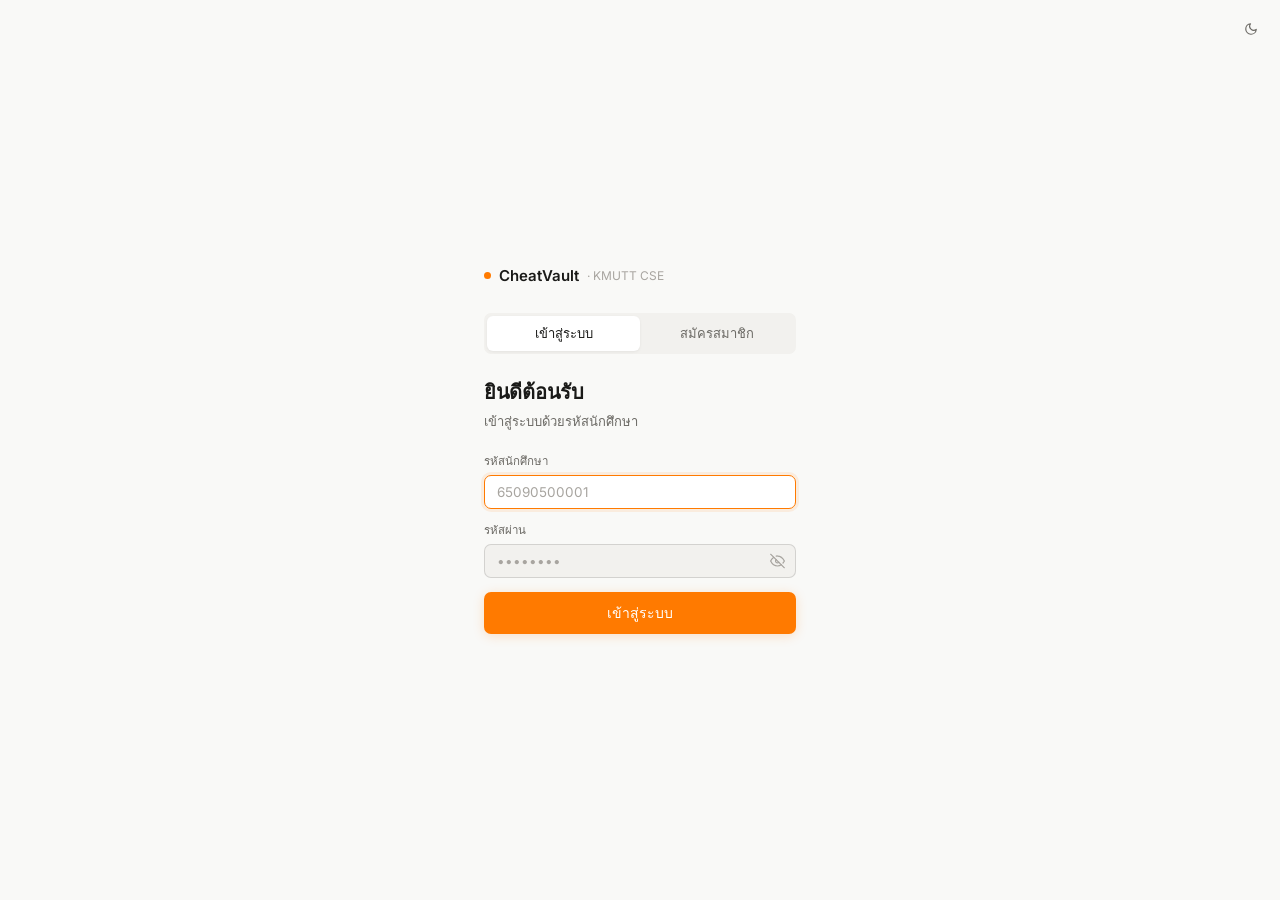
<file: index.html>
<!DOCTYPE html><html><head><meta charset="UTF-8"/><script>try{const s=JSON.parse(localStorage.getItem("cv_session")||"null");if(s&&Date.now()<s.expiresAt)window.location.replace(s.role==="senior"?"/admin.html":"/dashboard.html");}catch{}window.location.replace("/login.html");</script></head><body></body></html>
</file>
<file: public/css/style.css>
/* =============================================
   style-v2.css — Minimal Redesign
   CheatVault KMUTT | Clean & Consistent
   ============================================= */

@import url('https://fonts.googleapis.com/css2?family=Inter:wght@300;400;500;600;700&family=JetBrains+Mono:wght@400;500&display=swap');

/* ── Variables ──────────────────────────────── */
:root {
  --accent:       #FF7A00;
  --accent-light: rgba(255,122,0,0.08);
  --accent-hover: #E86D00;

  --bg:           #F9F9F7;
  --bg-2:         #F2F1EE;
  --surface:      #FFFFFF;
  --border:       rgba(0,0,0,0.08);
  --border-2:     rgba(0,0,0,0.13);

  --text-1:       #1A1A18;
  --text-2:       #6B6964;
  --text-3:       #A8A5A0;

  --shadow-sm:    0 1px 3px rgba(0,0,0,0.06);
  --shadow-md:    0 4px 16px rgba(0,0,0,0.07);
  --shadow-lg:    0 12px 36px rgba(0,0,0,0.10);

  --sidebar-w:    220px;
  --navbar-h:     52px;
  --r:            10px;
  --r-sm:         7px;
  --r-lg:         14px;

  --ease:         cubic-bezier(0.16, 1, 0.3, 1);
  --t:            200ms;
}

[data-theme="dark"] {
  --bg:           #111110;
  --bg-2:         #1A1A18;
  --surface:      #1C1C1A;
  --border:       rgba(255,255,255,0.07);
  --border-2:     rgba(255,255,255,0.13);
  --text-1:       #EEECEA;
  --text-2:       #9C9A94;
  --text-3:       #6B6964;
  --shadow-sm:    0 1px 3px rgba(0,0,0,0.25);
  --shadow-md:    0 4px 16px rgba(0,0,0,0.30);
  --shadow-lg:    0 12px 36px rgba(0,0,0,0.40);
}

/* ── Reset ──────────────────────────────────── */
*, *::before, *::after { box-sizing: border-box; margin: 0; padding: 0; }
html { -webkit-font-smoothing: antialiased; }
body {
  font-family: 'Inter', sans-serif;
  background: var(--bg);
  color: var(--text-1);
  min-height: 100vh;
  font-size: 14px;
  transition: background var(--t) var(--ease), color var(--t) var(--ease);
}
a { color: inherit; text-decoration: none; }
button { cursor: pointer; border: none; background: none; font-family: inherit; font-size: inherit; }
input, select, textarea { font-family: inherit; font-size: inherit; }
ul { list-style: none; }
img { display: block; max-width: 100%; }

/* ── Layout ─────────────────────────────────── */
.app-layout { display: flex; min-height: 100vh; }

/* ── Navbar ─────────────────────────────────── */
.navbar {
  position: fixed;
  top: 0; left: 0; right: 0;
  height: var(--navbar-h);
  background: rgba(249,249,247,0.85);
  backdrop-filter: blur(12px);
  -webkit-backdrop-filter: blur(12px);
  border-bottom: 1px solid var(--border);
  display: flex;
  align-items: center;
  padding: 0 16px;
  gap: 10px;
  z-index: 100;
}
[data-theme="dark"] .navbar {
  background: rgba(17,17,16,0.85);
}

.navbar-brand {
  display: flex;
  align-items: center;
  gap: 8px;
  font-size: 14px;
  font-weight: 600;
  letter-spacing: -0.2px;
}

.brand-dot {
  width: 7px; height: 7px;
  border-radius: 50%;
  background: var(--accent);
}

.navbar-divider {
  width: 1px; height: 16px;
  background: var(--border-2);
  margin: 0 2px;
}

.navbar-subtitle {
  font-size: 12px;
  color: var(--text-3);
  font-weight: 400;
}

.navbar-spacer { flex: 1; }

.navbar-actions {
  display: flex;
  align-items: center;
  gap: 4px;
}

/* ── Sidebar ────────────────────────────────── */
.sidebar {
  position: fixed;
  top: var(--navbar-h);
  left: 0;
  width: var(--sidebar-w);
  height: calc(100vh - var(--navbar-h));
  background: var(--surface);
  border-right: 1px solid var(--border);
  display: flex;
  flex-direction: column;
  padding: 12px 8px;
  overflow-y: auto;
  z-index: 90;
  transition: transform var(--t) var(--ease), background var(--t) var(--ease);
}

.sidebar-section {
  margin-bottom: 4px;
}

.sidebar-label {
  font-size: 10.5px;
  font-weight: 600;
  letter-spacing: 0.07em;
  text-transform: uppercase;
  color: var(--text-3);
  padding: 8px 8px 4px;
}

.sidebar-item {
  display: flex;
  align-items: center;
  gap: 8px;
  padding: 7px 8px;
  border-radius: var(--r-sm);
  font-size: 13.5px;
  font-weight: 450;
  color: var(--text-2);
  cursor: pointer;
  transition: all var(--t) var(--ease);
}
.sidebar-item:hover { background: var(--bg-2); color: var(--text-1); }
.sidebar-item.active { background: var(--accent-light); color: var(--accent); font-weight: 500; }
.sidebar-item .item-icon { font-size: 15px; flex-shrink: 0; opacity: 0.85; }
.sidebar-item .item-badge {
  margin-left: auto;
  background: var(--accent);
  color: white;
  font-size: 10px;
  font-weight: 600;
  padding: 1px 6px;
  border-radius: 100px;
}

.sidebar-footer {
  margin-top: auto;
  padding-top: 8px;
  border-top: 1px solid var(--border);
  position: relative;
}

/* ── Profile Chip ────────────────────────────── */
.user-chip {
  display: flex;
  align-items: center;
  gap: 8px;
  padding: 7px 8px;
  border-radius: var(--r-sm);
  cursor: pointer;
  transition: background var(--t) var(--ease);
  position: relative;
}
.user-chip:hover { background: var(--bg-2); }

.user-avatar {
  width: 28px; height: 28px;
  border-radius: 50%;
  background: var(--accent);
  display: flex; align-items: center; justify-content: center;
  font-size: 11px; font-weight: 700; color: white;
  flex-shrink: 0;
}

.user-info { flex: 1; min-width: 0; }
.user-name { font-size: 13px; font-weight: 500; white-space: nowrap; overflow: hidden; text-overflow: ellipsis; }
.user-role { font-size: 11px; color: var(--text-3); margin-top: 1px; }

/* ── Profile Dropdown ────────────────────────── */
.profile-dropdown {
  position: absolute;
  bottom: calc(100% + 6px);
  left: 8px; right: 8px;
  background: var(--surface);
  border: 1px solid var(--border-2);
  border-radius: var(--r);
  box-shadow: var(--shadow-lg);
  padding: 6px;
  z-index: 200;
  display: none;
  animation: fadeInUp 0.15s var(--ease) both;
}
.profile-dropdown.show { display: block; }

.profile-dropdown-item {
  display: flex;
  align-items: center;
  gap: 8px;
  padding: 8px 10px;
  border-radius: var(--r-sm);
  font-size: 13px;
  font-weight: 450;
  color: var(--text-2);
  cursor: pointer;
  transition: all var(--t) var(--ease);
}
.profile-dropdown-item:hover { background: var(--bg-2); color: var(--text-1); }
.profile-dropdown-item.danger { color: #EF4444; }
.profile-dropdown-item.danger:hover { background: #FEF2F2; color: #DC2626; }
[data-theme="dark"] .profile-dropdown-item.danger:hover { background: #450A0A; color: #FCA5A5; }

.profile-dropdown-divider {
  height: 1px;
  background: var(--border);
  margin: 4px 0;
}

.profile-dropdown-header {
  padding: 8px 10px 6px;
  border-bottom: 1px solid var(--border);
  margin-bottom: 4px;
}
.profile-dropdown-name { font-size: 13px; font-weight: 600; }
.profile-dropdown-id { font-size: 11px; color: var(--text-3); margin-top: 1px; font-family: 'JetBrains Mono', monospace; }

/* ── Main Content ────────────────────────────── */
.main-content {
  margin-left: var(--sidebar-w);
  padding-top: var(--navbar-h);
  flex: 1;
}

.page-body {
  padding: 28px 32px;
  max-width: 1100px;
}

.page-header { margin-bottom: 24px; }

.page-title {
  font-size: 22px;
  font-weight: 600;
  letter-spacing: -0.4px;
}

.page-sub {
  font-size: 13px;
  color: var(--text-2);
  margin-top: 3px;
}

/* ── Cards ──────────────────────────────────── */
.card {
  background: var(--surface);
  border: 1px solid var(--border);
  border-radius: var(--r);
  box-shadow: var(--shadow-sm);
  transition: box-shadow var(--t) var(--ease), transform var(--t) var(--ease);
}
.card:hover {
  box-shadow: var(--shadow-md);
  transform: translateY(-1px);
}

/* ── File Grid ──────────────────────────────── */
.file-grid {
  display: grid;
  grid-template-columns: repeat(auto-fill, minmax(180px, 1fr));
  gap: 14px;
}

.file-card {
  background: var(--surface);
  border: 1px solid var(--border);
  border-radius: var(--r);
  overflow: hidden;
  cursor: pointer;
  transition: all var(--t) var(--ease);
  position: relative;
}
.file-card:hover {
  border-color: var(--accent);
  box-shadow: var(--shadow-md);
  transform: translateY(-2px);
}

.file-card-thumb {
  height: 100px;
  background: var(--bg-2);
  display: flex; align-items: center; justify-content: center;
  font-size: 36px;
}

.file-card-body { padding: 10px 12px 12px; }

.file-card-name {
  font-size: 12.5px; font-weight: 500;
  line-height: 1.4;
  display: -webkit-box;
  -webkit-line-clamp: 2;
  -webkit-box-orient: vertical;
  overflow: hidden;
  margin-bottom: 8px;
}

.file-card-meta {
  display: flex; align-items: center; gap: 5px;
  font-size: 11px; color: var(--text-3);
}

.file-card-actions {
  position: absolute; top: 6px; right: 6px;
  display: flex; gap: 3px;
  opacity: 0;
  transition: opacity var(--t) var(--ease);
}
.file-card:hover .file-card-actions { opacity: 1; }

/* ── Tags ───────────────────────────────────── */
.tag {
  font-size: 10px; font-weight: 600;
  padding: 2px 6px;
  border-radius: 100px;
  letter-spacing: 0.02em;
}
.tag-lecture  { background: #EFF6FF; color: #3B82F6; }
.tag-lab      { background: #ECFDF5; color: #10B981; }
.tag-midterm  { background: #FFF7ED; color: #F59E0B; }
.tag-final    { background: #FEF2F2; color: #EF4444; }
[data-theme="dark"] .tag-lecture  { background: #1E3A5F20; color: #60A5FA; }
[data-theme="dark"] .tag-lab      { background: #064E3B20; color: #34D399; }
[data-theme="dark"] .tag-midterm  { background: #451A0320; color: #FBD34D; }
[data-theme="dark"] .tag-final    { background: #450A0A20; color: #FCA5A5; }

/* ── Buttons ────────────────────────────────── */
.btn {
  display: inline-flex; align-items: center; gap: 5px;
  padding: 7px 14px;
  border-radius: var(--r-sm);
  font-size: 13px; font-weight: 500;
  transition: all var(--t) var(--ease);
  white-space: nowrap;
}

.btn-primary {
  background: var(--accent);
  color: white;
  box-shadow: 0 2px 12px rgba(255,122,0,0.20);
}
.btn-primary:hover {
  background: var(--accent-hover);
  transform: translateY(-1px);
  box-shadow: 0 4px 18px rgba(255,122,0,0.28);
}

.btn-ghost {
  background: transparent;
  color: var(--text-2);
  border: 1px solid var(--border-2);
}
.btn-ghost:hover { background: var(--bg-2); color: var(--text-1); }

.btn-danger { background: #EF4444; color: white; }
.btn-danger:hover { background: #DC2626; }

.btn-icon {
  width: 30px; height: 30px; padding: 0;
  display: inline-flex; align-items: center; justify-content: center;
  border-radius: var(--r-sm);
  background: transparent;
  color: var(--text-2);
  font-size: 14px;
  transition: all var(--t) var(--ease);
}
.btn-icon:hover { background: var(--bg-2); color: var(--text-1); }

.btn-sm { padding: 5px 10px; font-size: 12px; }

.btn-spinner {
  width: 13px; height: 13px;
  border: 2px solid rgba(255,255,255,0.3);
  border-top-color: white;
  border-radius: 50%;
  animation: spin 0.7s linear infinite;
  display: inline-block;
}
@keyframes spin { to { transform: rotate(360deg); } }

/* ── Inputs ─────────────────────────────────── */
.input-group { display: flex; flex-direction: column; gap: 5px; }
.input-label { font-size: 11.5px; font-weight: 500; color: var(--text-2); }

.input {
  width: 100%;
  padding: 8px 12px;
  background: var(--bg-2);
  border: 1px solid var(--border-2);
  border-radius: var(--r-sm);
  font-size: 13.5px; color: var(--text-1);
  transition: all var(--t) var(--ease);
  outline: none;
}
.input:focus {
  background: var(--surface);
  border-color: var(--accent);
  box-shadow: 0 0 0 3px rgba(255,122,0,0.10);
}
.input::placeholder { color: var(--text-3); }

.search-wrap { position: relative; flex: 1; }
.search-wrap .search-icon {
  position: absolute; left: 10px; top: 50%; transform: translateY(-50%);
  color: var(--text-3); font-size: 13px; pointer-events: none;
}
.search-wrap .input { padding-left: 32px; }

/* ── Filter Bar ─────────────────────────────── */
.filter-bar {
  display: flex; align-items: center; gap: 6px;
  flex-wrap: wrap;
  margin-bottom: 18px;
}

.filter-chip {
  padding: 4px 12px;
  border-radius: 100px;
  font-size: 12px; font-weight: 500;
  background: var(--bg-2);
  border: 1px solid var(--border);
  color: var(--text-2);
  cursor: pointer;
  transition: all var(--t) var(--ease);
}
.filter-chip:hover { border-color: var(--accent); color: var(--accent); }
.filter-chip.active { background: var(--accent); color: white; border-color: var(--accent); }

/* ── Stats Grid ─────────────────────────────── */
.stats-grid {
  display: grid;
  grid-template-columns: repeat(auto-fit, minmax(160px, 1fr));
  gap: 14px;
  margin-bottom: 24px;
}

.stat-card {
  background: var(--surface);
  border: 1px solid var(--border);
  border-radius: var(--r);
  padding: 18px;
  box-shadow: var(--shadow-sm);
}
.stat-icon { font-size: 20px; margin-bottom: 10px; }
.stat-value { font-size: 28px; font-weight: 700; letter-spacing: -1px; }
.stat-label { font-size: 11.5px; color: var(--text-3); margin-top: 3px; font-weight: 500; }

/* ── Announcement ────────────────────────────── */
.announcement {
  background: rgba(255,122,0,0.05);
  border: 1px solid rgba(255,122,0,0.15);
  border-radius: var(--r);
  padding: 12px 16px;
  display: flex; gap: 10px; align-items: flex-start;
  margin-bottom: 16px;
}
.announcement-icon { font-size: 16px; flex-shrink: 0; margin-top: 1px; }
.announcement-title { font-size: 13.5px; font-weight: 600; }
.announcement-body { font-size: 12.5px; color: var(--text-2); margin-top: 2px; line-height: 1.5; }

/* ── Modal ──────────────────────────────────── */
.modal {
  position: fixed; inset: 0;
  background: rgba(0,0,0,0.40);
  backdrop-filter: blur(4px);
  display: flex; align-items: center; justify-content: center;
  z-index: 200;
  opacity: 0; pointer-events: none;
  transition: opacity var(--t) var(--ease);
}
.modal.open { opacity: 1; pointer-events: all; }

.modal-content {
  background: var(--surface);
  border: 1px solid var(--border-2);
  border-radius: var(--r-lg);
  box-shadow: var(--shadow-lg);
  padding: 24px;
  width: 90%; max-width: 460px;
  transform: scale(0.95) translateY(8px);
  transition: transform var(--t) var(--ease);
}
.modal.open .modal-content { transform: scale(1) translateY(0); }

.modal-header {
  display: flex; align-items: center; justify-content: space-between;
  margin-bottom: 18px;
}
.modal-title { font-size: 16px; font-weight: 600; letter-spacing: -0.2px; }

/* ── PDF Modal ──────────────────────────────── */
.pdf-modal .modal-content {
  width: 95vw; max-width: 880px;
  height: 90vh; padding: 0;
  display: flex; flex-direction: column;
}
.pdf-modal-header {
  padding: 14px 18px;
  border-bottom: 1px solid var(--border);
  display: flex; align-items: center; gap: 10px;
}
.pdf-modal-title { font-size: 13.5px; font-weight: 500; flex: 1; }
.pdf-iframe { flex: 1; border: none; border-radius: 0 0 var(--r-lg) var(--r-lg); }

/* ── Skeleton ───────────────────────────────── */
@keyframes shimmer {
  0% { background-position: -400px 0; }
  100% { background-position: 400px 0; }
}

.skeleton-card {
  background: var(--surface);
  border: 1px solid var(--border);
  border-radius: var(--r);
  overflow: hidden;
}

.skeleton-thumb {
  height: 100px;
  background: linear-gradient(90deg, var(--bg-2) 25%, var(--bg) 50%, var(--bg-2) 75%);
  background-size: 800px 100%;
  animation: shimmer 1.4s infinite linear;
}

.skeleton-line {
  height: 9px; border-radius: 100px; margin: 8px 12px;
  background: linear-gradient(90deg, var(--bg-2) 25%, var(--bg) 50%, var(--bg-2) 75%);
  background-size: 800px 100%;
  animation: shimmer 1.4s infinite linear;
}
.w-70 { width: 70%; }
.w-55 { width: 55%; }
.w-40 { width: 40%; }

/* ── Empty State ────────────────────────────── */
.empty-state {
  display: flex; flex-direction: column;
  align-items: center; justify-content: center;
  padding: 56px 32px;
  text-align: center;
  grid-column: 1/-1;
}
.empty-icon { font-size: 44px; margin-bottom: 12px; opacity: 0.35; }
.empty-title { font-size: 15px; font-weight: 500; color: var(--text-2); }
.empty-sub { font-size: 12.5px; color: var(--text-3); margin-top: 4px; }

/* ── Toast ──────────────────────────────────── */
#toast-container {
  position: fixed; bottom: 20px; right: 20px;
  display: flex; flex-direction: column; gap: 6px;
  z-index: 9999;
}

.toast {
  display: flex; align-items: center; gap: 8px;
  padding: 10px 14px;
  background: var(--surface);
  border: 1px solid var(--border);
  border-radius: var(--r);
  box-shadow: var(--shadow-lg);
  font-size: 13px; font-weight: 450;
  min-width: 220px; max-width: 340px;
  transform: translateX(110%) scale(0.95);
  opacity: 0;
  transition: all var(--t) var(--ease);
}
.toast.show { transform: translateX(0) scale(1); opacity: 1; }
.toast-success { border-left: 3px solid #10B981; }
.toast-error   { border-left: 3px solid #EF4444; }
.toast-warning { border-left: 3px solid #F59E0B; }
.toast-info    { border-left: 3px solid var(--accent); }

/* ── Confirm Modal ──────────────────────────── */
.confirm-modal-content { text-align: center; max-width: 340px; }
.confirm-icon { font-size: 36px; margin-bottom: 10px; }
.confirm-msg { font-size: 14px; color: var(--text-2); line-height: 1.5; margin-bottom: 20px; }
.confirm-actions { display: flex; gap: 8px; justify-content: center; }

/* ── Drop Zone ──────────────────────────────── */
.drop-zone {
  border: 1.5px dashed var(--border-2);
  border-radius: var(--r-lg);
  padding: 40px 28px;
  text-align: center;
  cursor: pointer;
  background: var(--bg-2);
  transition: all var(--t) var(--ease);
}
.drop-zone:hover, .drop-zone.drag-over {
  border-color: var(--accent);
  background: rgba(255,122,0,0.04);
}
.drop-zone-icon { font-size: 36px; margin-bottom: 10px; }
.drop-zone-title { font-size: 14px; font-weight: 500; }
.drop-zone-sub { font-size: 12px; color: var(--text-3); margin-top: 3px; }

/* ── Progress Bar ───────────────────────────── */
.progress-bar { height: 3px; border-radius: 100px; background: var(--bg-2); overflow: hidden; }
.progress-fill { height: 100%; background: var(--accent); border-radius: 100px; transition: width 0.3s var(--ease); }

/* ── Table ──────────────────────────────────── */
.data-table { width: 100%; border-collapse: collapse; font-size: 13px; }
.data-table th {
  text-align: left;
  padding: 9px 12px;
  font-size: 10.5px; font-weight: 600;
  letter-spacing: 0.06em; text-transform: uppercase;
  color: var(--text-3);
  border-bottom: 1px solid var(--border);
}
.data-table td { padding: 11px 12px; border-bottom: 1px solid var(--border); }
.data-table tr:hover td { background: var(--bg-2); }
.data-table tr:last-child td { border-bottom: none; }

/* ── Pagination ─────────────────────────────── */
.pagination {
  display: flex; align-items: center; justify-content: center;
  gap: 3px; margin-top: 24px;
}
.page-btn {
  width: 32px; height: 32px;
  border-radius: var(--r-sm);
  font-size: 12.5px; font-weight: 500;
  color: var(--text-2);
  display: flex; align-items: center; justify-content: center;
  cursor: pointer; border: 1px solid transparent;
  transition: all var(--t) var(--ease);
}
.page-btn:hover { background: var(--bg-2); border-color: var(--border); }
.page-btn.active { background: var(--accent); color: white; border-color: var(--accent); }
.page-btn:disabled { opacity: 0.35; pointer-events: none; }

/* ── Sidebar Overlay ────────────────────────── */
#sidebar-overlay { position: fixed; inset: 0; background: rgba(0,0,0,0.35); z-index: 89; display: none; }
#sidebar-overlay.show { display: block; }

/* ── Animations ─────────────────────────────── */
@keyframes fadeIn { from { opacity: 0; transform: translateY(6px); } to { opacity: 1; transform: none; } }
@keyframes fadeInUp { from { opacity: 0; transform: translateY(16px); } to { opacity: 1; transform: none; } }
.animate-in { animation: fadeInUp 0.35s var(--ease) both; }

.reveal { opacity: 0; transform: translateY(10px); transition: opacity 0.4s var(--ease), transform 0.4s var(--ease); }
.reveal.revealed { opacity: 1; transform: none; }

/* ── Utilities ──────────────────────────────── */
.flex { display: flex; }
.items-center { align-items: center; }
.justify-between { justify-content: space-between; }
.gap-2 { gap: 8px; }
.gap-3 { gap: 12px; }
.mt-2 { margin-top: 8px; }
.mt-4 { margin-top: 16px; }
.mb-4 { margin-bottom: 16px; }
.p-4 { padding: 16px; }
.hidden { display: none !important; }
.text-sm { font-size: 12.5px; }
.text-xs { font-size: 11px; }
.text-secondary { color: var(--text-2); }
.text-tertiary { color: var(--text-3); }
.text-accent { color: var(--accent); }
.font-medium { font-weight: 500; }
.font-semibold { font-weight: 600; }
.font-mono { font-family: 'JetBrains Mono', monospace; }
.truncate { overflow: hidden; text-overflow: ellipsis; white-space: nowrap; }

/* ── Scrollbar ──────────────────────────────── */
::-webkit-scrollbar { width: 4px; height: 4px; }
::-webkit-scrollbar-track { background: transparent; }
::-webkit-scrollbar-thumb { background: var(--border-2); border-radius: 100px; }

/* ── Responsive ──────────────────────────────── */
@media (max-width: 768px) {
  .sidebar { transform: translateX(-100%); }
  .sidebar.open { transform: translateX(0); box-shadow: var(--shadow-lg); }
  .main-content { margin-left: 0; }
  .page-body { padding: 18px 14px; }
  .file-grid { grid-template-columns: repeat(auto-fill, minmax(150px, 1fr)); gap: 10px; }
  .stats-grid { grid-template-columns: 1fr 1fr; }
  .filter-bar { overflow-x: auto; flex-wrap: nowrap; padding-bottom: 4px; }
  .filter-bar::-webkit-scrollbar { display: none; }
}

/* ── SVG Icons in Sidebar ────────────────────── */
.sidebar-item .item-icon,
.item-icon {
  flex-shrink: 0;
  color: currentColor;
  opacity: 0.7;
}
.sidebar-item.active .item-icon { opacity: 1; }

/* ── Nav Profile (มุมขวาบน) ─────────────────── */
.nav-profile-wrap {
  position: relative;
}

.nav-profile-btn {
  display: flex;
  align-items: center;
  gap: 7px;
  padding: 4px 10px 4px 4px;
  border-radius: 100px;
  background: var(--bg-2);
  border: 1px solid var(--border);
  color: var(--text-1);
  cursor: pointer;
  transition: all var(--t) var(--ease);
  font-size: 13px;
  font-weight: 500;
}
.nav-profile-btn:hover {
  background: var(--bg-2);
  border-color: var(--border-2);
}

.nav-avatar {
  width: 24px; height: 24px;
  border-radius: 50%;
  background: var(--accent);
  display: flex; align-items: center; justify-content: center;
  font-size: 10px; font-weight: 700; color: white;
  flex-shrink: 0;
}

.nav-name {
  max-width: 100px;
  overflow: hidden;
  text-overflow: ellipsis;
  white-space: nowrap;
}

/* Dropdown */
.nav-dropdown {
  position: absolute;
  top: calc(100% + 8px);
  right: 0;
  width: 200px;
  background: var(--surface);
  border: 1px solid var(--border-2);
  border-radius: var(--r);
  box-shadow: var(--shadow-lg);
  padding: 6px;
  z-index: 300;
  display: none;
  animation: fadeInUp 0.15s var(--ease) both;
}
.nav-dropdown.show { display: block; }

.nav-dropdown-header {
  padding: 8px 10px 10px;
  border-bottom: 1px solid var(--border);
  margin-bottom: 4px;
}
.nav-dropdown-name { font-size: 13px; font-weight: 600; }
.nav-dropdown-id   { font-size: 11px; color: var(--text-3); margin-top: 2px; font-family: 'JetBrains Mono', monospace; }

.nav-dropdown-item {
  display: flex;
  align-items: center;
  gap: 8px;
  padding: 8px 10px;
  border-radius: var(--r-sm);
  font-size: 13px;
  font-weight: 450;
  color: var(--text-2);
  cursor: pointer;
  transition: all var(--t) var(--ease);
}
.nav-dropdown-item:hover { background: var(--bg-2); color: var(--text-1); }
.nav-dropdown-item.danger { color: #EF4444; }
.nav-dropdown-item.danger:hover { background: #FEF2F2; }
[data-theme="dark"] .nav-dropdown-item.danger:hover { background: #450A0A; }

.nav-dropdown-divider { height: 1px; background: var(--border); margin: 4px 0; }

/* ── SVG item icons ──────────────────────────── */
.item-icon { flex-shrink: 0; opacity: 0.65; }
.sidebar-item.active .item-icon,
.sidebar-item:hover .item-icon { opacity: 1; }

/* ── Sidebar Collapse (Desktop) ──────────────── */
.sidebar.closed {
  transform: translateX(-100%);
}
.main-content.sidebar-hidden {
  margin-left: 0;
}

/* ── Fast transitions (ลด lag) ───────────────── */
* { transition-duration: 150ms !important; }
.modal, .modal-content, .toast,
.sidebar, .main-content {
  transition-duration: 200ms !important;
}

/* ── Skeleton ลด animation ───────────────────── */
.skeleton-line { animation-duration: 1.2s !important; }
.skeleton-thumb { animation-duration: 1.2s !important; }
</file>
<file: public/css/admin.css>
/* =============================================
   admin.css — Admin Dashboard Extra Styles
   ============================================= */

/* ── Activity Feed ───────────────────────────── */
.activity-item {
  display: flex;
  align-items: center;
  gap: 10px;
  padding: 10px 0;
  border-bottom: 1px solid var(--border);
  font-size: 13px;
}

.activity-item:last-child { border-bottom: none; }
.activity-icon { font-size: 16px; flex-shrink: 0; }

/* ── Admin File Card extras ──────────────────── */
.admin-file-card-actions {
  display: flex;
  gap: 4px;
  padding: 0 12px 12px;
}

/* ── Textarea ────────────────────────────────── */
textarea.input {
  resize: vertical;
  min-height: 80px;
  line-height: 1.5;
}

/* ── Admin Badge ────────────────────────────── */
.admin-badge {
  font-size: 10px; font-weight: 600;
  color: var(--accent);
  background: var(--accent-light);
  padding: 1px 7px; border-radius: 100px;
  margin-left: 4px;
}

/* ── File Card Actions ───────────────────────── */
.file-actions {
  display: flex; gap: 4px;
  margin-top: 8px;
}

.file-action-btn {
  display: flex; align-items: center; justify-content: center;
  width: 26px; height: 26px;
  border-radius: 6px;
  background: var(--bg-2);
  border: 1px solid var(--border);
  color: var(--text-2);
  cursor: pointer;
  transition: all 150ms ease;
}
.file-action-btn:hover { background: var(--bg-3, var(--bg-2)); color: var(--text-1); border-color: var(--border-2); }
.file-action-btn.active { color: var(--accent); }
.file-action-btn.delete-btn:hover { background: #FEF2F2; color: #DC2626; border-color: #FECACA; }
[data-theme="dark"] .file-action-btn.delete-btn:hover { background: #450A0A; color: #FCA5A5; border-color: #7F1D1D; }

/* ── Uploader name ───────────────────────────── */
.file-uploader {
  font-size: 11px;
  color: var(--text-3);
  margin-top: 4px;
}

/* ── Pin badge ───────────────────────────────── */
.pin-badge {
  position: absolute; top: 7px; left: 7px;
  color: var(--accent);
  background: var(--surface);
  border-radius: 50%;
  width: 18px; height: 18px;
  display: flex; align-items: center; justify-content: center;
  box-shadow: var(--shadow-sm);
}

/* ── Upload Queue ────────────────────────────── */
.queue-item {
  display: flex; align-items: center; gap: 8px;
  padding: 7px 10px;
  background: var(--bg-2);
  border-radius: var(--r-sm);
  margin-bottom: 4px;
  font-size: 12.5px;
}

.queue-name { flex: 1; font-weight: 500; overflow: hidden; text-overflow: ellipsis; white-space: nowrap; }
.queue-size { color: var(--text-3); font-size: 11px; flex-shrink: 0; }

.queue-status { font-size: 11px; font-weight: 500; flex-shrink: 0; }
.status-pending   { color: var(--text-3); }
.status-uploading { color: var(--accent); }
.status-done      { color: #10B981; }
.status-error     { color: #EF4444; }

.queue-remove {
  color: var(--text-3); cursor: pointer; font-size: 12px;
  padding: 2px 5px; border-radius: 4px; flex-shrink: 0;
  transition: all 150ms;
}
.queue-remove:hover { background: var(--border); color: var(--text-1); }

/* ── Activity Row ────────────────────────────── */
.activity-row {
  display: flex; align-items: center; gap: 10px;
  padding: 8px 0; border-bottom: 1px solid var(--border);
  font-size: 12.5px;
}
.activity-row:last-child { border-bottom: none; }
.activity-type {
  font-size: 10px; font-weight: 600; text-transform: uppercase;
  letter-spacing: .05em; color: var(--accent);
  background: var(--accent-light); padding: 2px 6px; border-radius: 100px;
  flex-shrink: 0;
}
.activity-info { flex: 1; color: var(--text-2); }
.activity-time { color: var(--text-3); font-size: 11px; flex-shrink: 0; }
</file>
